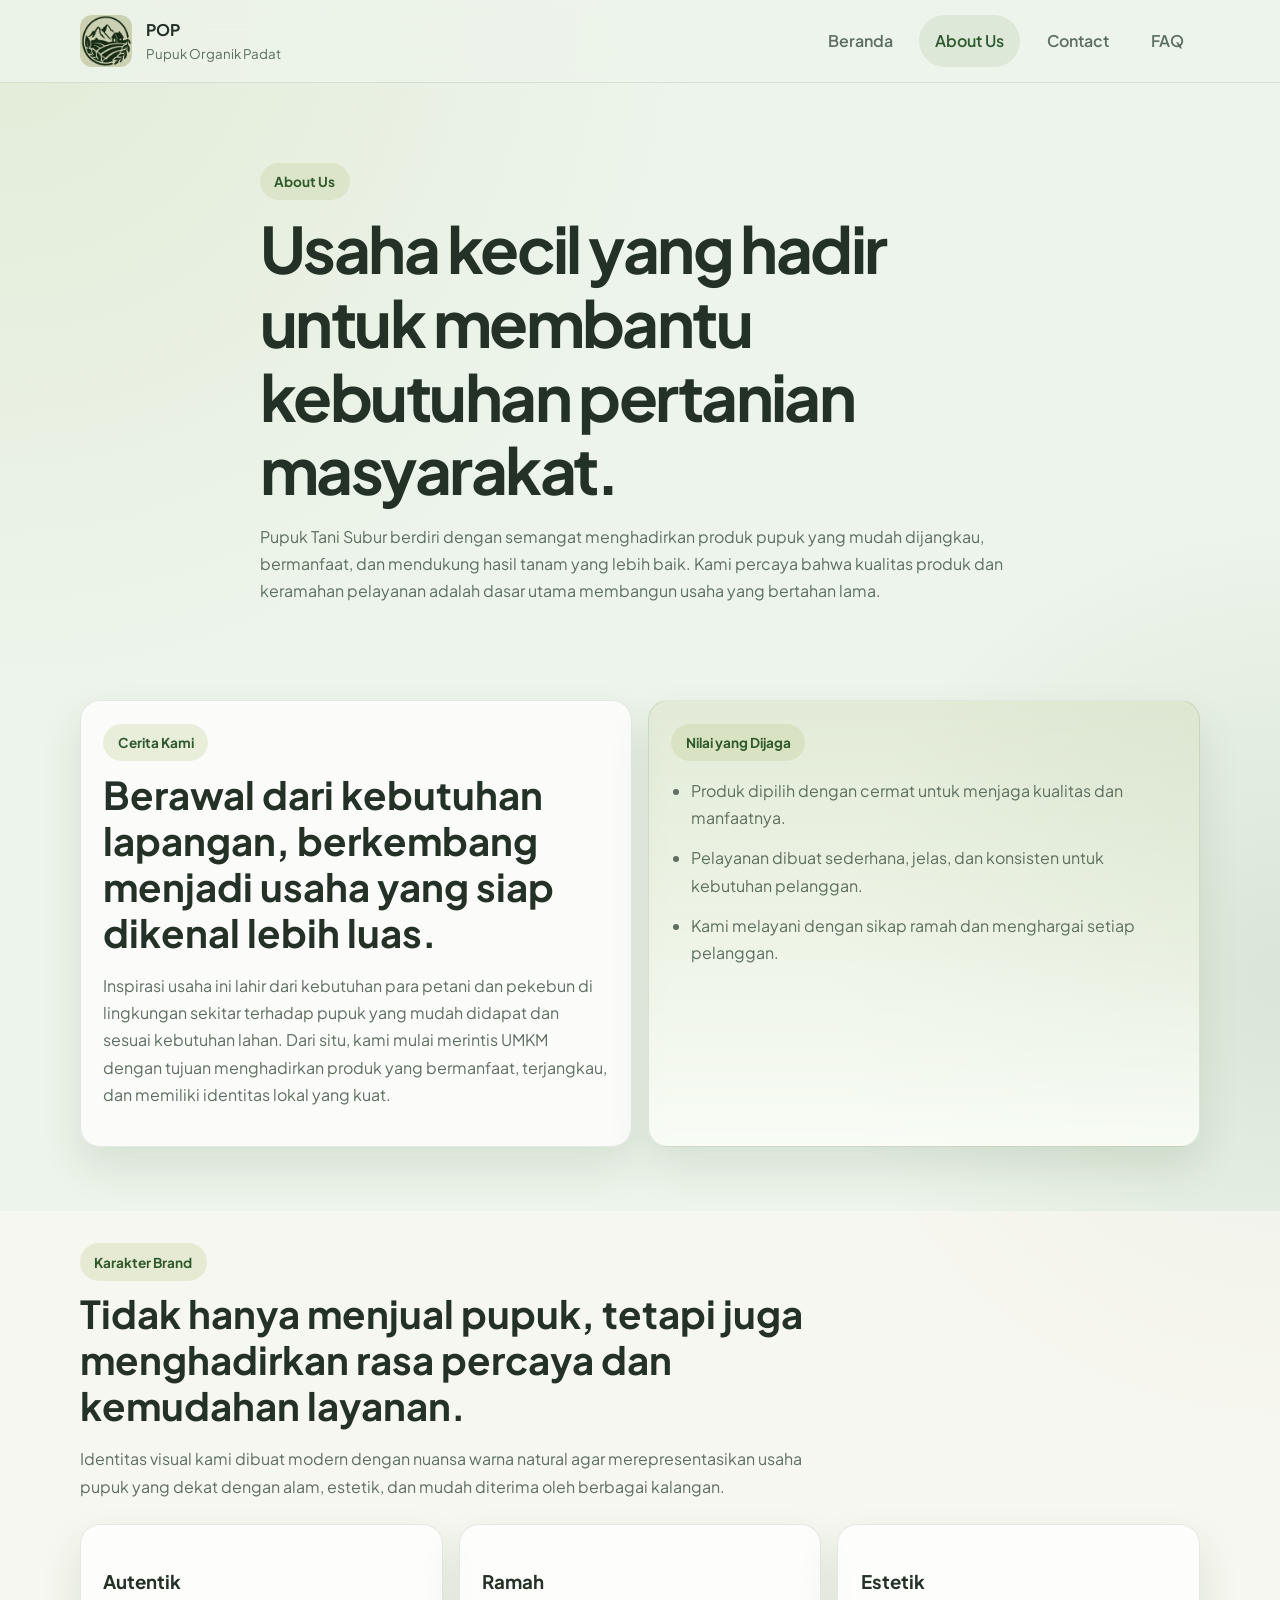
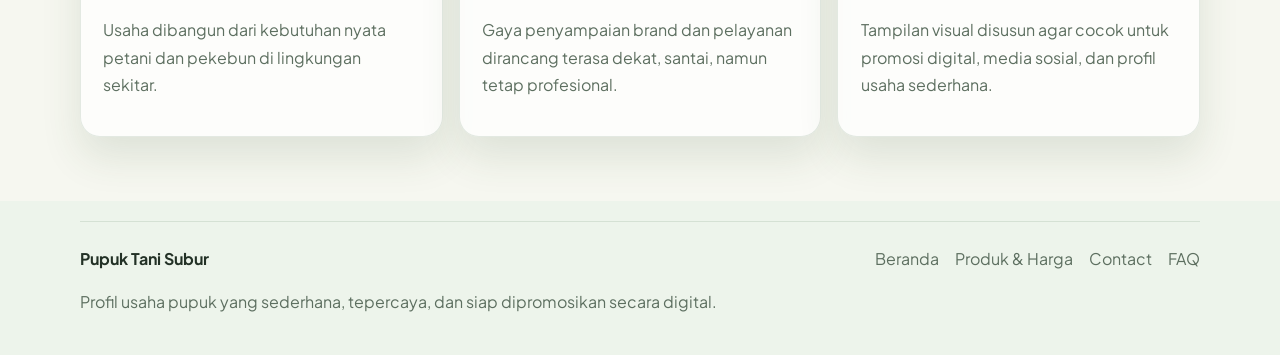
<file: about.html>
<!DOCTYPE html>
<html lang="id">
<head>
  <meta charset="UTF-8">
  <meta name="viewport" content="width=device-width, initial-scale=1.0">
  <title>Pupuk Tani Subur | About Us</title>
  <meta name="description" content="Tentang UMKM Pupuk Tani Subur, cerita usaha, nilai, dan komitmen dalam mendukung kebutuhan pertanian.">
  <link rel="preconnect" href="https://fonts.googleapis.com">
  <link rel="preconnect" href="https://fonts.gstatic.com" crossorigin>
  <link href="https://fonts.googleapis.com/css2?family=Plus+Jakarta+Sans:wght@400;500;600;700;800&display=swap" rel="stylesheet">
  <link rel="stylesheet" href="styles.css">
</head>
<body>
  <header class="site-header">
    <div class="container nav-wrapper">
      <a href="index.html" class="brand">
        <img src="asset/logo.png" alt="logo POP" class="brand-logo">
        <div>
          <strong>POP</strong>
          <small>Pupuk Organik Padat</small>
        </div>
      </a>

      <button class="menu-toggle" aria-label="Buka menu navigasi" id="menuToggle">☰</button>

      <nav class="site-nav" id="siteNav">
        <a href="index.html">Beranda</a>
        <a href="about.html" class="active">About Us</a>
        <a href="contact.html">Contact</a>
        <a href="faq.html">FAQ</a>
      </nav>
    </div>
  </header>

  <main class="page-main">
    <section class="page-hero">
      <div class="container narrow">
        <span class="eyebrow">About Us</span>
        <h1>Usaha kecil yang hadir untuk membantu kebutuhan pertanian masyarakat.</h1>
        <p>
          Pupuk Tani Subur berdiri dengan semangat menghadirkan produk pupuk yang mudah dijangkau,
          bermanfaat, dan mendukung hasil tanam yang lebih baik. Kami percaya bahwa kualitas produk dan
          keramahan pelayanan adalah dasar utama membangun usaha yang bertahan lama.
        </p>
      </div>
    </section>

    <section class="section">
      <div class="container about-grid">
        <article class="panel-card">
          <span class="eyebrow">Cerita Kami</span>
          <h2>Berawal dari kebutuhan lapangan, berkembang menjadi usaha yang siap dikenal lebih luas.</h2>
          <p>
            Inspirasi usaha ini lahir dari kebutuhan para petani dan pekebun di lingkungan sekitar terhadap
            pupuk yang mudah didapat dan sesuai kebutuhan lahan. Dari situ, kami mulai merintis UMKM dengan
            tujuan menghadirkan produk yang bermanfaat, terjangkau, dan memiliki identitas lokal yang kuat.
          </p>
        </article>

        <article class="panel-card accent-card">
          <span class="eyebrow">Nilai yang Dijaga</span>
          <ul class="plain-list">
            <li>Produk dipilih dengan cermat untuk menjaga kualitas dan manfaatnya.</li>
            <li>Pelayanan dibuat sederhana, jelas, dan konsisten untuk kebutuhan pelanggan.</li>
            <li>Kami melayani dengan sikap ramah dan menghargai setiap pelanggan.</li>
          </ul>
        </article>
      </div>
    </section>

    <section class="section section-soft">
      <div class="container">
        <div class="section-heading">
          <span class="eyebrow">Karakter Brand</span>
          <h2>Tidak hanya menjual pupuk, tetapi juga menghadirkan rasa percaya dan kemudahan layanan.</h2>
          <p>
            Identitas visual kami dibuat modern dengan nuansa warna natural agar merepresentasikan usaha pupuk
            yang dekat dengan alam, estetik, dan mudah diterima oleh berbagai kalangan.
          </p>
        </div>

        <div class="story-grid">
          <article class="info-card">
            <h3>Autentik</h3>
            <p>Usaha dibangun dari kebutuhan nyata petani dan pekebun di lingkungan sekitar.</p>
          </article>
          <article class="info-card">
            <h3>Ramah</h3>
            <p>Gaya penyampaian brand dan pelayanan dirancang terasa dekat, santai, namun tetap profesional.</p>
          </article>
          <article class="info-card">
            <h3>Estetik</h3>
            <p>Tampilan visual disusun agar cocok untuk promosi digital, media sosial, dan profil usaha sederhana.</p>
          </article>
        </div>
      </div>
    </section>
  </main>

  <footer class="site-footer">
    <div class="container footer-wrapper">
      <div>
        <strong>Pupuk Tani Subur</strong>
        <p>Profil usaha pupuk yang sederhana, tepercaya, dan siap dipromosikan secara digital.</p>
      </div>
      <div class="footer-links">
        <a href="index.html">Beranda</a>
        <a href="index.html#menu">Produk & Harga</a>
        <a href="contact.html">Contact</a>
        <a href="faq.html">FAQ</a>
      </div>
    </div>
  </footer>

  <script src="script.js"></script>
</body>
</html>
</file>
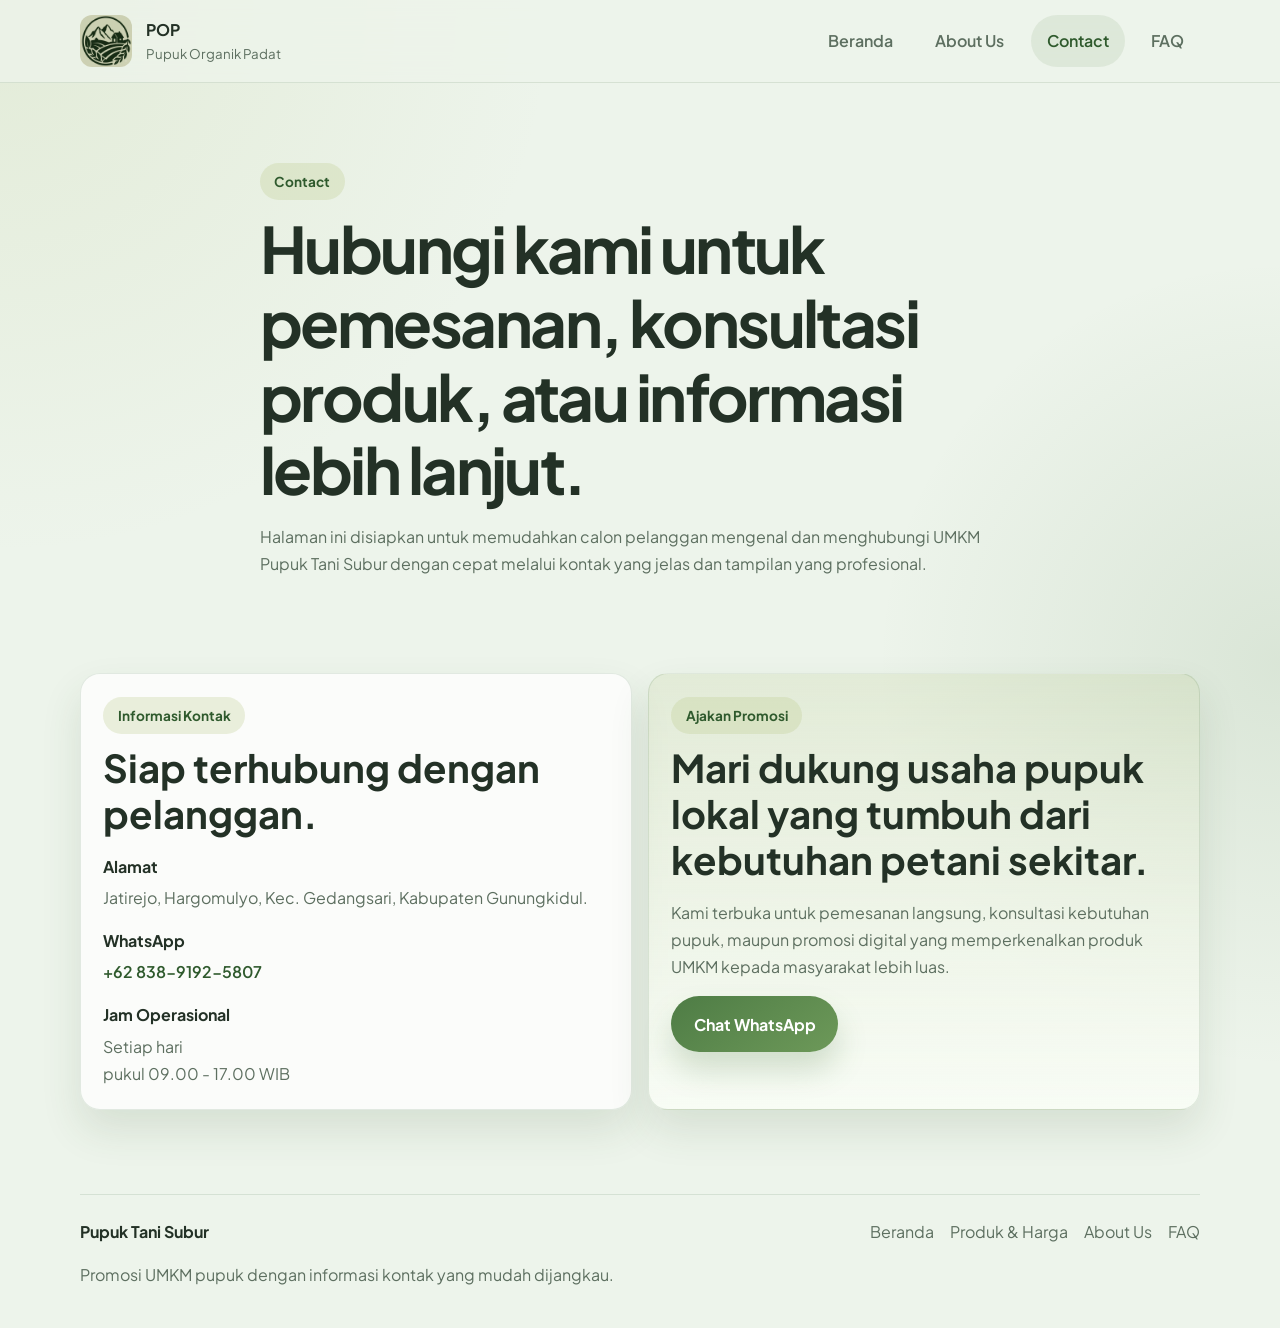
<file: contact.html>
<!DOCTYPE html>
<html lang="id">
<head>
  <meta charset="UTF-8">
  <meta name="viewport" content="width=device-width, initial-scale=1.0">
  <title>Pupuk Tani Subur | Contact</title>
  <meta name="description" content="Halaman kontak UMKM Pupuk Tani Subur untuk kebutuhan promosi, kerja sama, dan pemesanan produk pupuk.">
  <link rel="preconnect" href="https://fonts.googleapis.com">
  <link rel="preconnect" href="https://fonts.gstatic.com" crossorigin>
  <link href="https://fonts.googleapis.com/css2?family=Plus+Jakarta+Sans:wght@400;500;600;700;800&display=swap" rel="stylesheet">
  <link rel="stylesheet" href="styles.css">
</head>
<body>
  <header class="site-header">
    <div class="container nav-wrapper">
      <a href="index.html" class="brand">
        <img src="asset/logo.png" alt="logo POP" class="brand-logo">
        <div>
          <strong>POP</strong>
          <small>Pupuk Organik Padat</small>
        </div>
      </a>

      <button class="menu-toggle" aria-label="Buka menu navigasi" id="menuToggle">☰</button>

      <nav class="site-nav" id="siteNav">
        <a href="index.html">Beranda</a>
        <a href="about.html">About Us</a>
        <a href="contact.html" class="active">Contact</a>
        <a href="faq.html">FAQ</a>
      </nav>
    </div>
  </header>

  <main class="page-main">
    <section class="page-hero">
      <div class="container narrow">
        <span class="eyebrow">Contact</span>
        <h1>Hubungi kami untuk pemesanan, konsultasi produk, atau informasi lebih lanjut.</h1>
        <p>
          Halaman ini disiapkan untuk memudahkan calon pelanggan mengenal dan menghubungi UMKM Pupuk Tani Subur
          dengan cepat melalui kontak yang jelas dan tampilan yang profesional.
        </p>
      </div>
    </section>

    <section class="section">
      <div class="container contact-grid">
        <article class="panel-card">
          <span class="eyebrow">Informasi Kontak</span>
          <h2>Siap terhubung dengan pelanggan.</h2>
          <div class="contact-list">
            <div>
              <strong>Alamat</strong>
              <p>Jatirejo, Hargomulyo, Kec. Gedangsari, Kabupaten Gunungkidul.</p>
            </div>
            <div>
              <strong>WhatsApp</strong>
              <p><a href="https://wa.me/6283891925807" target="_blank" rel="noreferrer">+62 838-9192-5807</a></p>
            </div>
            <div>
              <strong>Jam Operasional</strong>
              <p>Setiap hari</p>
              <p>pukul 09.00 - 17.00 WIB</p>
            </div>
          </div>
        </article>

        <article class="panel-card accent-card">
          <span class="eyebrow">Ajakan Promosi</span>
          <h2>Mari dukung usaha pupuk lokal yang tumbuh dari kebutuhan petani sekitar.</h2>
          <p>
            Kami terbuka untuk pemesanan langsung, konsultasi kebutuhan pupuk, maupun promosi digital yang
            memperkenalkan produk UMKM kepada masyarakat lebih luas.
          </p>
          <a href="https://wa.me/6283891925807" target="_blank" rel="noreferrer" class="btn btn-primary">Chat WhatsApp</a>
        </article>
      </div>
    </section>
  </main>

  <footer class="site-footer">
    <div class="container footer-wrapper">
      <div>
        <strong>Pupuk Tani Subur</strong>
        <p>Promosi UMKM pupuk dengan informasi kontak yang mudah dijangkau.</p>
      </div>
      <div class="footer-links">
        <a href="index.html">Beranda</a>
        <a href="index.html#menu">Produk & Harga</a>
        <a href="about.html">About Us</a>
        <a href="faq.html">FAQ</a>
      </div>
    </div>
  </footer>

  <script src="script.js"></script>
</body>
</html>
</file>
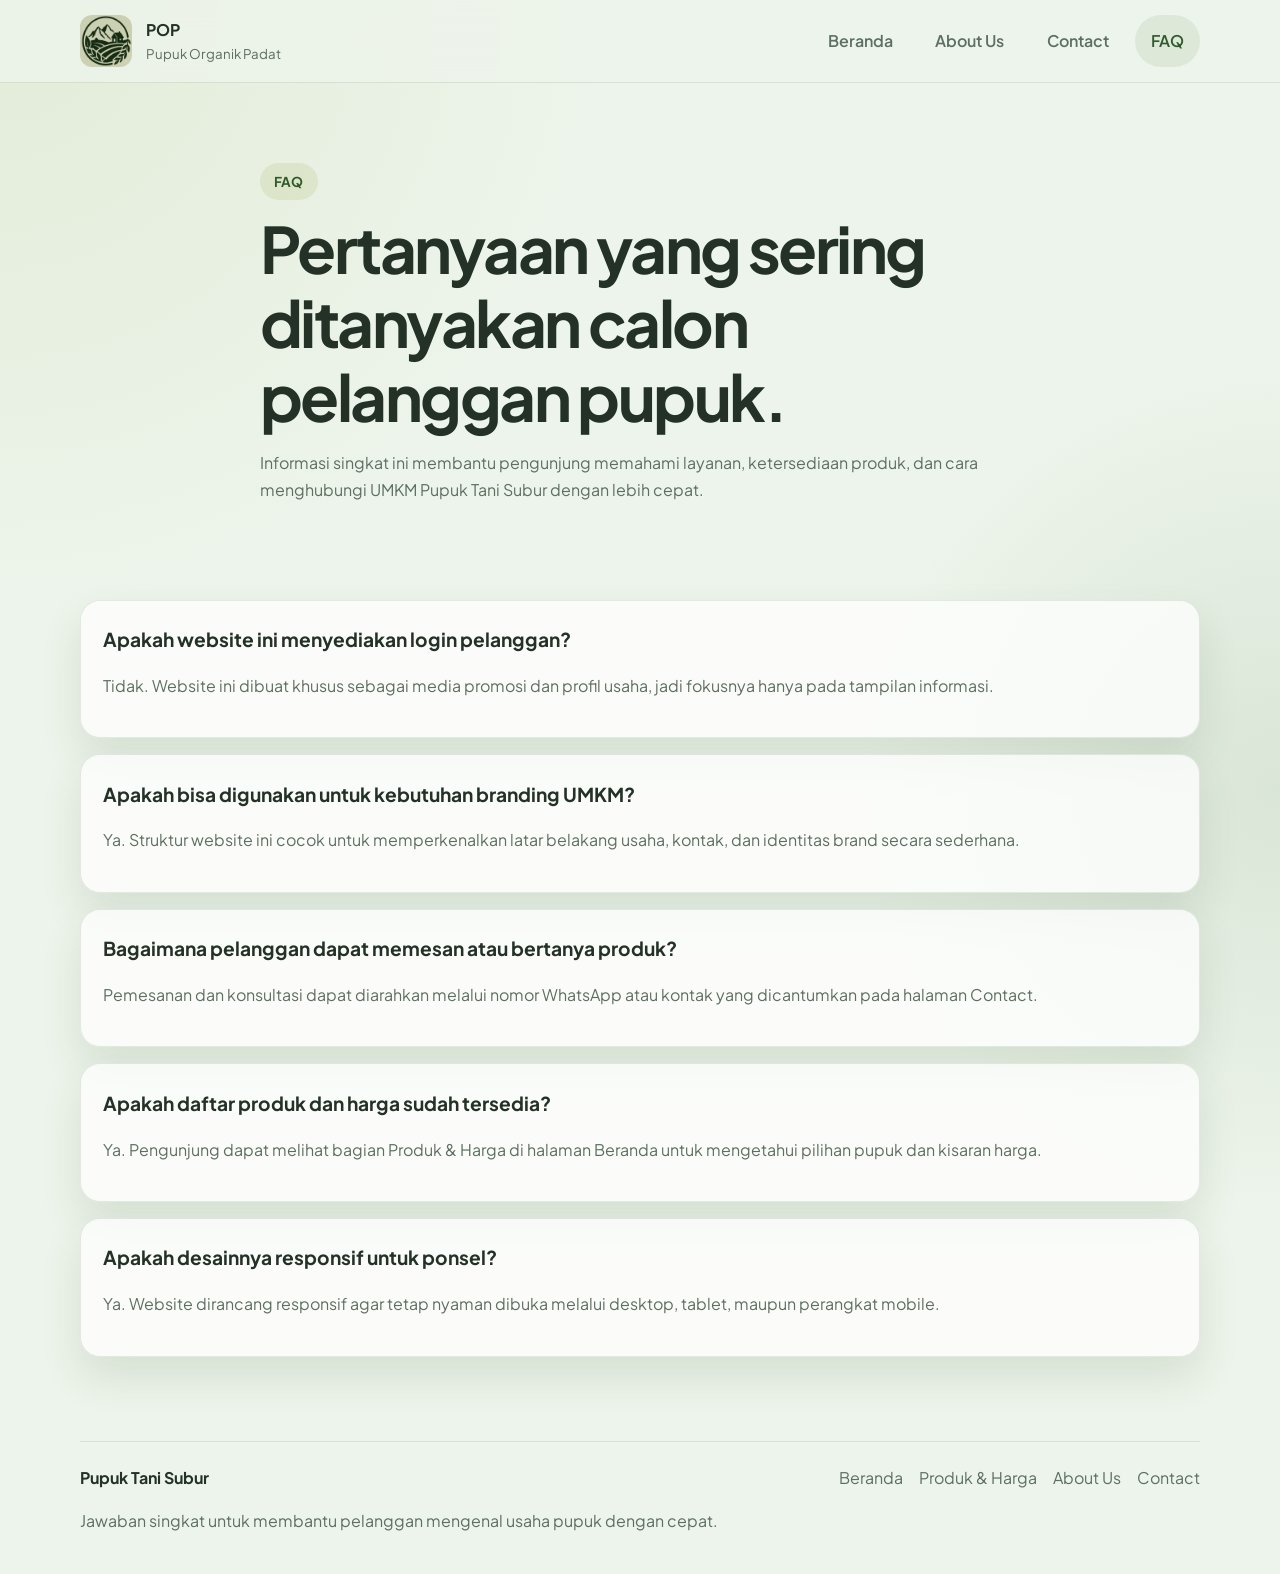
<file: faq.html>
<!DOCTYPE html>
<html lang="id">
<head>
  <meta charset="UTF-8">
  <meta name="viewport" content="width=device-width, initial-scale=1.0">
  <title>Pupuk Tani Subur | FAQ</title>
  <meta name="description" content="FAQ UMKM Pupuk Tani Subur berisi pertanyaan umum pelanggan dan informasi singkat usaha.">
  <link rel="preconnect" href="https://fonts.googleapis.com">
  <link rel="preconnect" href="https://fonts.gstatic.com" crossorigin>
  <link href="https://fonts.googleapis.com/css2?family=Plus+Jakarta+Sans:wght@400;500;600;700;800&display=swap" rel="stylesheet">
  <link rel="stylesheet" href="styles.css">
</head>
<body>
  <header class="site-header">
    <div class="container nav-wrapper">
      <a href="index.html" class="brand">
        <img src="asset/logo.png" alt="logo POP" class="brand-logo">
        <div>
          <strong>POP</strong>
          <small>Pupuk Organik Padat</small>
        </div>
      </a>

      <button class="menu-toggle" aria-label="Buka menu navigasi" id="menuToggle">☰</button>

      <nav class="site-nav" id="siteNav">
        <a href="index.html">Beranda</a>
        <a href="about.html">About Us</a>
        <a href="contact.html">Contact</a>
        <a href="faq.html" class="active">FAQ</a>
      </nav>
    </div>
  </header>

  <main class="page-main">
    <section class="page-hero">
      <div class="container narrow">
        <span class="eyebrow">FAQ</span>
        <h1>Pertanyaan yang sering ditanyakan calon pelanggan pupuk.</h1>
        <p>
          Informasi singkat ini membantu pengunjung memahami layanan, ketersediaan produk, dan cara menghubungi
          UMKM Pupuk Tani Subur dengan lebih cepat.
        </p>
      </div>
    </section>

    <section class="section">
      <div class="container faq-list">
        <article class="faq-item">
          <h2>Apakah website ini menyediakan login pelanggan?</h2>
          <p>Tidak. Website ini dibuat khusus sebagai media promosi dan profil usaha, jadi fokusnya hanya pada tampilan informasi.</p>
        </article>
        <article class="faq-item">
          <h2>Apakah bisa digunakan untuk kebutuhan branding UMKM?</h2>
          <p>Ya. Struktur website ini cocok untuk memperkenalkan latar belakang usaha, kontak, dan identitas brand secara sederhana.</p>
        </article>
        <article class="faq-item">
          <h2>Bagaimana pelanggan dapat memesan atau bertanya produk?</h2>
          <p>Pemesanan dan konsultasi dapat diarahkan melalui nomor WhatsApp atau kontak yang dicantumkan pada halaman Contact.</p>
        </article>
        <article class="faq-item">
          <h2>Apakah daftar produk dan harga sudah tersedia?</h2>
          <p>Ya. Pengunjung dapat melihat bagian Produk & Harga di halaman Beranda untuk mengetahui pilihan pupuk dan kisaran harga.</p>
        </article>
        <article class="faq-item">
          <h2>Apakah desainnya responsif untuk ponsel?</h2>
          <p>Ya. Website dirancang responsif agar tetap nyaman dibuka melalui desktop, tablet, maupun perangkat mobile.</p>
        </article>
      </div>
    </section>
  </main>

  <footer class="site-footer">
    <div class="container footer-wrapper">
      <div>
        <strong>Pupuk Tani Subur</strong>
        <p>Jawaban singkat untuk membantu pelanggan mengenal usaha pupuk dengan cepat.</p>
      </div>
      <div class="footer-links">
        <a href="index.html">Beranda</a>
        <a href="index.html#menu">Produk & Harga</a>
        <a href="about.html">About Us</a>
        <a href="contact.html">Contact</a>
      </div>
    </div>
  </footer>

  <script src="script.js"></script>
</body>
</html>
</file>
<file: styles.css>
:root {
  --bg: #edf4eb;
  --surface: rgba(255, 255, 255, 0.75);
  --surface-strong: #fffaf4;
  --text: #233126;
  --muted: #5d6f60;
  --primary: #4e7c45;
  --primary-dark: #2f5a2d;
  --accent: #b9c98a;
  --line: rgba(47, 90, 45, 0.12);
  --shadow: 0 20px 40px rgba(46, 80, 39, 0.12);
  --radius-lg: 28px;
  --radius-md: 20px;
  --radius-sm: 14px;
  --container: min(1120px, calc(100% - 2rem));
}

*,
*::before,
*::after {
  box-sizing: border-box;
}

html {
  scroll-behavior: smooth;
}

body {
  margin: 0;
  font-family: "Plus Jakarta Sans", Arial, sans-serif;
  color: var(--text);
  background:
    radial-gradient(circle at top left, rgba(185, 201, 138, 0.2), transparent 30%),
    radial-gradient(circle at right, rgba(78, 124, 69, 0.12), transparent 28%),
    var(--bg);
  line-height: 1.7;
}

a {
  color: inherit;
  text-decoration: none;
}

img {
  max-width: 100%;
  display: block;
}

.container {
  width: var(--container);
  margin: 0 auto;
}

.narrow {
  max-width: 760px;
}

.site-header {
  position: sticky;
  top: 0;
  z-index: 10;
  backdrop-filter: blur(18px);
  background: rgba(237, 244, 235, 0.78);
  border-bottom: 1px solid var(--line);
}

.nav-wrapper {
  min-height: 82px;
  display: flex;
  align-items: center;
  justify-content: space-between;
  gap: 1.5rem;
}

.brand {
  display: inline-flex;
  align-items: center;
  gap: 0.9rem;
}

.brand strong {
  display: block;
  font-size: 1rem;
}

.brand small {
  display: block;
  color: var(--muted);
}

.brand-badge {
  width: 52px;
  height: 52px;
  border-radius: 18px;
  display: grid;
  place-items: center;
  background: linear-gradient(145deg, var(--primary), #79a35f);
  color: #fff;
  font-size: 0.8rem;
  font-weight: 800;
  letter-spacing: 0.08em;
  box-shadow: var(--shadow);
}
.brand-logo{
  width: 52px;
  height: 52px;
  border-radius: 12px;
  object-fit: cover;
  display: block;
}

.brand-tagline{
  width: 100%;
  height: 100%;
  border-radius: 6px;
  object-fit: cover;
  display: block;
}

.brand-latarbelakang{
  width: 100%;
  height: 100%;
  border-radius: 6px;
  object-fit: cover;
  display: block;
}

.brand-profile{
  width: 100%;
  height: 100%;
  border-radius: 6px;
  object-fit: cover;
  display: block;
}
.site-nav {
  display: flex;
  align-items: center;
  gap: 0.65rem;
}

.site-nav a {
  padding: 0.8rem 1rem;
  border-radius: 999px;
  color: var(--muted);
  font-weight: 600;
  transition: 0.25s ease;
}

.site-nav a:hover,
.site-nav a.active {
  background: rgba(78, 124, 69, 0.1);
  color: var(--primary-dark);
}

.menu-toggle {
  display: none;
  border: 0;
  background: rgba(78, 124, 69, 0.12);
  color: var(--primary-dark);
  width: 46px;
  height: 46px;
  border-radius: 14px;
  font-size: 1.35rem;
  cursor: pointer;
}

.hero-section,
.page-hero {
  padding: 5rem 0 3rem;
}

.hero-grid {
  display: grid;
  grid-template-columns: 1.2fr 0.95fr;
  gap: 2rem;
  align-items: center;
}

.hero-copy h1,
.page-hero h1 {
  margin: 0.75rem 0 1rem;
  line-height: 1.15;
  font-size: clamp(2.4rem, 5vw, 4.5rem);
  letter-spacing: -0.04em;
}

.hero-copy p,
.page-hero p,
.section-heading p,
.panel-card p,
.info-card p,
.feature-item p,
.faq-item p {
  color: var(--muted);
}

.eyebrow {
  display: inline-flex;
  align-items: center;
  gap: 0.5rem;
  padding: 0.45rem 0.9rem;
  border-radius: 999px;
  font-size: 0.85rem;
  font-weight: 700;
  color: var(--primary-dark);
  background: rgba(185, 201, 138, 0.28);
}

.hero-actions {
  display: flex;
  flex-wrap: wrap;
  gap: 1rem;
  margin: 2rem 0;
}

.btn {
  display: inline-flex;
  align-items: center;
  justify-content: center;
  min-height: 50px;
  padding: 0.9rem 1.4rem;
  border-radius: 999px;
  font-weight: 700;
  transition: transform 0.25s ease, box-shadow 0.25s ease;
}

.btn:hover {
  transform: translateY(-2px);
}

.btn-primary {
  color: #fff;
  background: linear-gradient(145deg, var(--primary), #6d9959);
  box-shadow: 0 18px 30px rgba(78, 124, 69, 0.22);
}

.btn-secondary {
  background: rgba(255, 255, 255, 0.8);
  border: 1px solid rgba(78, 124, 69, 0.14);
}

.hero-stats,
.story-grid,
.promo-grid,
.about-grid,
.contact-grid,
.menu-grid {
  display: grid;
  gap: 1rem;
}

.hero-stats {
  grid-template-columns: repeat(3, 1fr);
}

.hero-stats article,
.info-card,
.feature-item,
.panel-card,
.faq-item {
  padding: 1.4rem;
  border-radius: var(--radius-md);
  background: var(--surface);
  border: 1px solid var(--line);
  box-shadow: var(--shadow);
}

.hero-stats strong {
  display: block;
  font-size: 1.1rem;
  margin-bottom: 0.2rem;
}

.hero-stats span {
  color: var(--muted);
  font-size: 0.95rem;
}

.hero-card {
  padding: 1.5rem;
  border-radius: var(--radius-lg);
  background: linear-gradient(180deg, rgba(248, 252, 245, 0.96), rgba(234, 242, 227, 0.96));
  border: 1px solid rgba(78, 124, 69, 0.16);
  box-shadow: var(--shadow);
}

.bowl-visual {
  position: relative;
  width: min(100%, 360px);
  aspect-ratio: 1;
  margin: 0 auto 1.5rem;
  border-radius: 32px;
  background:
    linear-gradient(180deg, #f4f0de 0 28%, #e2d2a8 28% 30%, #9bb47a 30% 100%);
  box-shadow: inset 0 -16px 30px rgba(56, 92, 43, 0.18);
  overflow: hidden;
}

.bowl-visual::before,
.bowl-visual::after {
  content: "";
  position: absolute;
  border-radius: 24px;
}

.bowl-visual::before {
  width: 48%;
  height: 58%;
  left: 10%;
  top: 20%;
  background: linear-gradient(180deg, #f9f5e7, #ddcfa8);
  box-shadow: inset 0 -10px 16px rgba(99, 86, 53, 0.2);
}

.bowl-visual::after {
  width: 48%;
  height: 58%;
  right: 10%;
  top: 20%;
  background: linear-gradient(180deg, #f9f5e7, #ddcfa8);
  box-shadow: inset 0 -10px 16px rgba(99, 86, 53, 0.2);
}

.bowl-topping {
  position: absolute;
  border-radius: 999px 999px 0 999px;
  background: #5f944d;
}

.topping-1 {
  width: 82px;
  height: 22px;
  top: 18%;
  left: 18%;
  transform: rotate(-12deg);
}

.topping-2 {
  width: 82px;
  height: 22px;
  top: 18%;
  right: 18%;
  background: #719f60;
  transform: rotate(8deg);
}

.topping-3 {
  width: 120px;
  height: 16px;
  bottom: 18%;
  left: 50%;
  background: #cfc18a;
  transform: translateX(-50%) rotate(0deg);
  border-radius: 999px;
}

.tagline {
  font-size: 0.85rem;
  font-weight: 700;
  letter-spacing: 0.08em;
  text-transform: uppercase;
  color: var(--primary);
}

.hero-card-content h2,
.section-heading h2,
.panel-card h2 {
  margin: 0.65rem 0 0.8rem;
  line-height: 1.2;
  font-size: clamp(1.6rem, 3vw, 2.5rem);
}

.section {
  padding: 2rem 0 4rem;
}

.section-soft {
  background: rgba(255, 250, 244, 0.55);
}

.section-heading {
  max-width: 760px;
  margin-bottom: 1.5rem;
}

.story-grid {
  grid-template-columns: repeat(3, 1fr);
}

.promo-grid {
  grid-template-columns: 0.95fr 1.05fr;
  align-items: start;
}

.feature-list {
  display: grid;
  gap: 1rem;
}

.menu-grid {
  grid-template-columns: repeat(2, 1fr);
}

.menu-card {
  padding: 1.5rem;
  border-radius: var(--radius-md);
  background: linear-gradient(180deg, rgba(248, 252, 245, 0.95), rgba(255, 255, 255, 0.78));
  border: 1px solid rgba(78, 124, 69, 0.14);
  box-shadow: var(--shadow);
}

.menu-card h3 {
  margin: 0.7rem 0 0.5rem;
  font-size: 1.3rem;
}

.menu-card p {
  margin: 0 0 1rem;
  color: var(--muted);
}

.menu-card strong {
  display: inline-block;
  font-size: 1.3rem;
  color: var(--primary-dark);
}

.menu-label {
  display: inline-flex;
  padding: 0.35rem 0.8rem;
  border-radius: 999px;
  background: rgba(185, 201, 138, 0.24);
  color: var(--primary-dark);
  font-size: 0.8rem;
  font-weight: 700;
}

.price-note {
  margin-top: 1.25rem;
  padding: 1.2rem 1.3rem;
  display: flex;
  justify-content: space-between;
  align-items: center;
  gap: 1rem;
  border-radius: var(--radius-md);
  background: rgba(255, 250, 244, 0.78);
  border: 1px solid var(--line);
}

.price-note p {
  margin: 0;
  color: var(--muted);
}

.page-main {
  min-height: calc(100vh - 140px);
}

.about-grid,
.contact-grid {
  grid-template-columns: repeat(2, 1fr);
}

.accent-card {
  background: linear-gradient(180deg, rgba(185, 201, 138, 0.2), rgba(248, 252, 245, 0.94));
}

.plain-list {
  margin: 1rem 0 0;
  padding-left: 1.2rem;
  color: var(--muted);
}

.plain-list li + li {
  margin-top: 0.8rem;
}

.contact-list {
  display: grid;
  gap: 1rem;
  margin-top: 1rem;
}

.contact-list strong {
  display: block;
  margin-bottom: 0.25rem;
}

.contact-list p {
  margin: 0;
}

.contact-list a {
  color: var(--primary-dark);
  font-weight: 600;
}

.faq-list {
  display: grid;
  gap: 1rem;
}

.faq-item h2 {
  margin-top: 0;
  margin-bottom: 0.45rem;
  font-size: 1.2rem;
}

.site-footer {
  padding: 1.25rem 0 2.5rem;
}

.footer-wrapper {
  display: flex;
  justify-content: space-between;
  align-items: flex-start;
  gap: 1.5rem;
  padding-top: 1.4rem;
  border-top: 1px solid var(--line);
}

.footer-wrapper p {
  color: var(--muted);
  margin-bottom: 0;
}

.footer-links {
  display: flex;
  flex-wrap: wrap;
  gap: 1rem;
  color: var(--muted);
}

@media (max-width: 920px) {
  .hero-grid,
  .promo-grid,
  .story-grid,
  .about-grid,
  .contact-grid,
  .hero-stats,
  .menu-grid {
    grid-template-columns: 1fr;
  }

  .site-nav {
    position: absolute;
    top: calc(100% + 0.5rem);
    right: 1rem;
    min-width: 220px;
    padding: 0.8rem;
    display: none;
    flex-direction: column;
    align-items: stretch;
    background: rgba(255, 250, 244, 0.98);
    border: 1px solid var(--line);
    border-radius: 20px;
    box-shadow: var(--shadow);
  }

  .site-nav.open {
    display: flex;
  }

  .menu-toggle {
    display: inline-grid;
    place-items: center;
  }
}

@media (max-width: 640px) {
  .hero-section,
  .page-hero {
    padding-top: 4rem;
  }

  .hero-copy h1,
  .page-hero h1 {
    font-size: 2.4rem;
  }

  .hero-card,
  .hero-stats article,
  .info-card,
  .feature-item,
  .panel-card,
  .faq-item {
    padding: 1.2rem;
  }

  .footer-wrapper {
    flex-direction: column;
  }

  .price-note {
    align-items: flex-start;
    flex-direction: column;
  }
}
</file>
